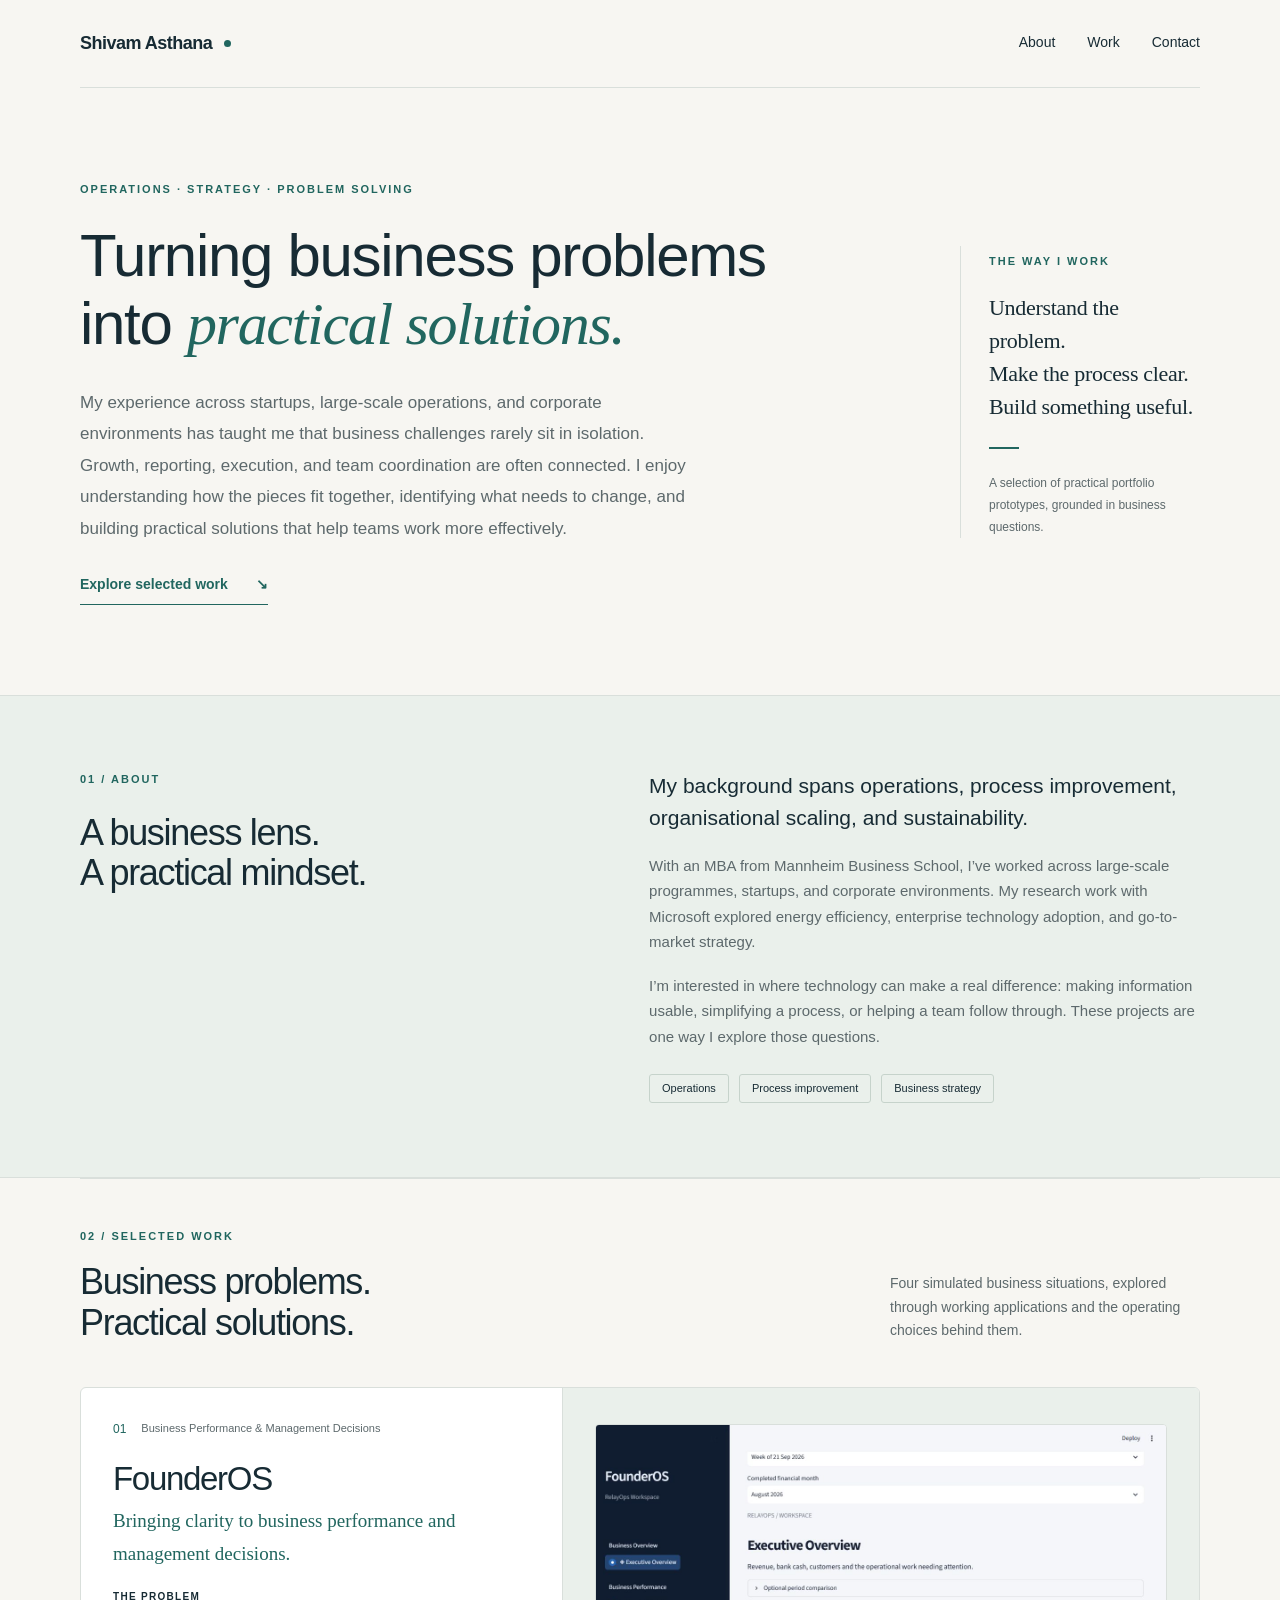
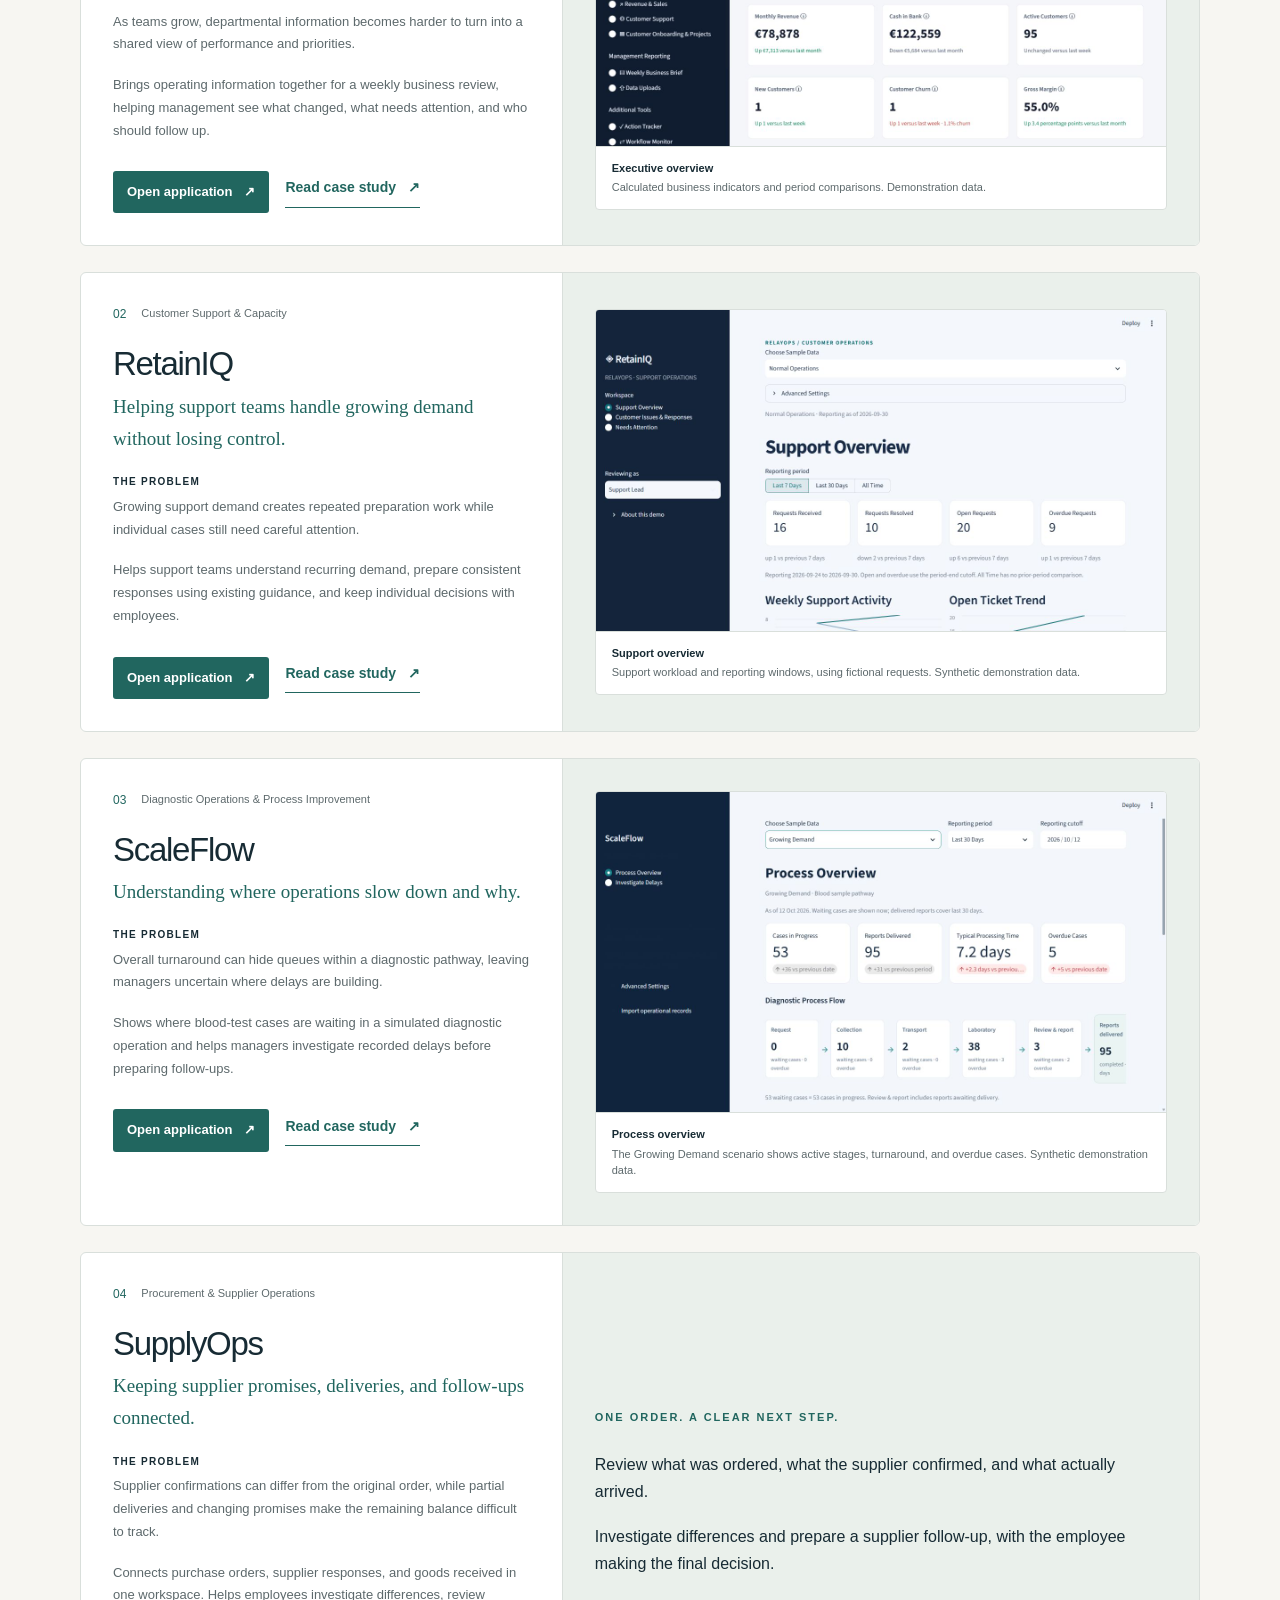
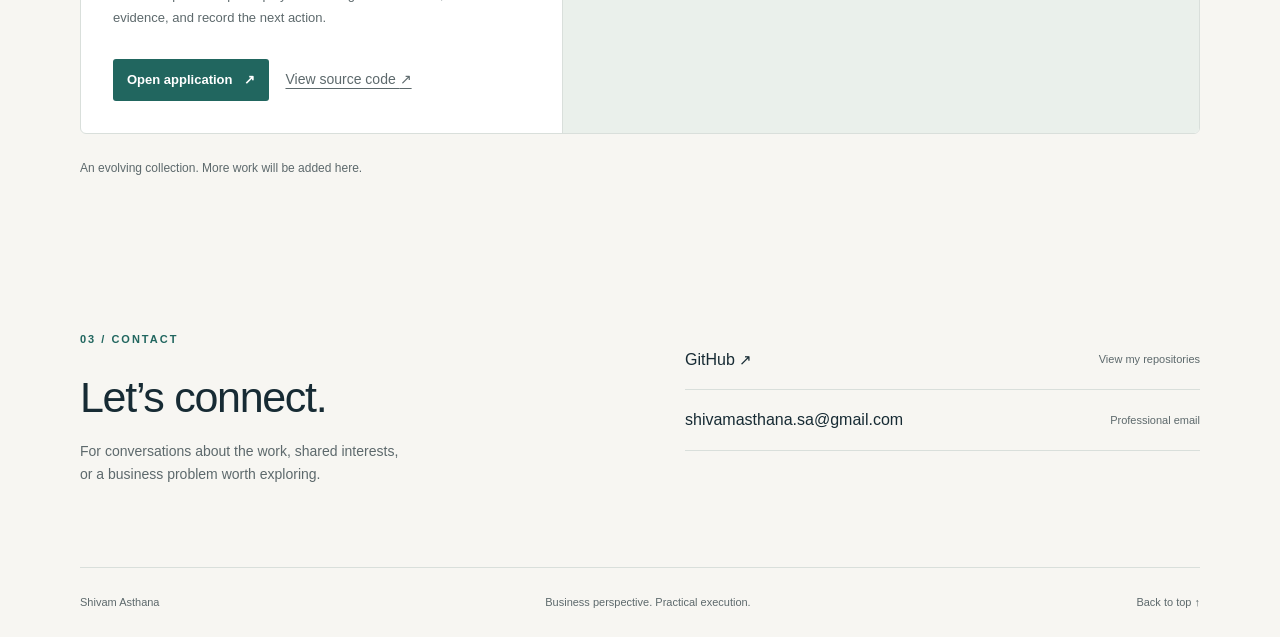
<file: index.html>
<!doctype html><html lang="en"><head><meta charset="utf-8"><meta name="viewport" content="width=device-width, initial-scale=1"><meta name="description" content="Operations, business strategy, and problem solving. Selected portfolio work by Shivam Asthana."><title>Shivam Asthana: Personal Portfolio</title><link rel="icon" href="assets/favicon.svg" type="image/svg+xml"><link rel="stylesheet" href="assets/styles.css"></head><body><a class="skip" href="#main">Skip to content</a><header class="header wrap"><a class="identity" href="index.html">Shivam Asthana<span class="identity-dot" aria-hidden="true"></span></a><nav aria-label="Main navigation"><a href="index.html#about">About</a><a href="index.html#work">Work</a><a href="index.html#contact">Contact</a></nav></header><main id="main">
<section class="hero wrap"><div><p class="eyebrow">Operations · Strategy · Problem Solving</p><h1>Turning business problems into <em>practical solutions.</em></h1><p class="intro">My experience across startups, large-scale operations, and corporate environments has taught me that business challenges rarely sit in isolation. Growth, reporting, execution, and team coordination are often connected. I enjoy understanding how the pieces fit together, identifying what needs to change, and building practical solutions that help teams work more effectively.</p><a class="text-link" href="#work">Explore selected work <span aria-hidden="true">↘</span></a></div><aside class="hero-note"><span class="mini-label">THE WAY I WORK</span><p>Understand the problem.<br>Make the process clear.<br>Build something useful.</p><span class="note-rule"></span><small>A selection of practical portfolio prototypes, grounded in business questions.</small></aside></section>
<section id="about" class="about"><div class="wrap about-grid"><div><p class="eyebrow">01 / About</p><h2>A business lens.<br>A practical mindset.</h2></div><div><p class="about-lead">My background spans operations, process improvement, organisational scaling, and sustainability.</p><p>With an MBA from Mannheim Business School, I’ve worked across large-scale programmes, startups, and corporate environments. My research work with Microsoft explored energy efficiency, enterprise technology adoption, and go-to-market strategy.</p><p>I’m interested in where technology can make a real difference: making information usable, simplifying a process, or helping a team follow through. These projects are one way I explore those questions.</p><div class="about-tags"><span>Operations</span><span>Process improvement</span><span>Business strategy</span></div></div></div></section>
<section id="work" class="work wrap"><div class="section-heading"><div><p class="eyebrow">02 / Selected work</p><h2>Business problems.<br>Practical solutions.</h2></div><p>Four simulated business situations, explored through working applications and the operating choices behind them.</p></div><div class="project-list"><article class="project-card"><div class="project-copy"><p class="project-index">01 <span>Business Performance & Management Decisions</span></p><h3><a href="founderos.html">FounderOS</a></h3><p class="project-tag">Bringing clarity to business performance and management decisions.</p><p class="problem"><span>The problem</span>As teams grow, departmental information becomes harder to turn into a shared view of performance and priorities.</p><p>Brings operating information together for a weekly business review, helping management see what changed, what needs attention, and who should follow up.</p><div class="project-actions"><a class="application-link" href="https://founder-portfolio.streamlit.app/" target="_blank" rel="noopener noreferrer">Open application <span aria-hidden="true">↗</span></a><a class="text-link" href="founderos.html">Read case study <span aria-hidden="true">↗</span></a></div></div><div class="card-preview"><figure class="preview "><a href="assets/founderos-overview.jpg" aria-label="Open full executive overview screenshot"><img width="1280" height="720" src="assets/founderos-overview.jpg" alt="FounderOS: Executive overview, actual application capture using fictional demonstration data" ></a><figcaption><strong>Executive overview</strong><span>Calculated business indicators and period comparisons. Demonstration data.</span></figcaption></figure></div></article><article class="project-card"><div class="project-copy"><p class="project-index">02 <span>Customer Support & Capacity</span></p><h3><a href="retainiq.html">RetainIQ</a></h3><p class="project-tag">Helping support teams handle growing demand without losing control.</p><p class="problem"><span>The problem</span>Growing support demand creates repeated preparation work while individual cases still need careful attention.</p><p>Helps support teams understand recurring demand, prepare consistent responses using existing guidance, and keep individual decisions with employees.</p><div class="project-actions"><a class="application-link" href="https://retainiqcus.streamlit.app/" target="_blank" rel="noopener noreferrer">Open application <span aria-hidden="true">↗</span></a><a class="text-link" href="retainiq.html">Read case study <span aria-hidden="true">↗</span></a></div></div><div class="card-preview"><figure class="preview"><a href="assets/retainiq-overview.jpg" aria-label="Open full support overview screenshot"><img width="1280" height="720" src="assets/retainiq-overview.jpg" alt="RetainIQ: Support overview, actual local application capture using synthetic demonstration data" loading="lazy"></a><figcaption><strong>Support overview</strong><span>Support workload and reporting windows, using fictional requests. Synthetic demonstration data.</span></figcaption></figure></div></article><article class="project-card"><div class="project-copy"><p class="project-index">03 <span>Diagnostic Operations & Process Improvement</span></p><h3><a href="scaleflow.html">ScaleFlow</a></h3><p class="project-tag">Understanding where operations slow down and why.</p><p class="problem"><span>The problem</span>Overall turnaround can hide queues within a diagnostic pathway, leaving managers uncertain where delays are building.</p><p>Shows where blood-test cases are waiting in a simulated diagnostic operation and helps managers investigate recorded delays before preparing follow-ups.</p><div class="project-actions"><a class="application-link" href="https://scaleflow.streamlit.app/" target="_blank" rel="noopener noreferrer">Open application <span aria-hidden="true">↗</span></a><a class="text-link" href="scaleflow.html">Read case study <span aria-hidden="true">↗</span></a></div></div><div class="card-preview"><figure class="preview"><a href="assets/scaleflow-overview.jpg" aria-label="Open full process overview screenshot"><img width="1280" height="720" src="assets/scaleflow-overview.jpg" alt="ScaleFlow: Process overview, actual local application capture using synthetic demonstration data" loading="lazy"></a><figcaption><strong>Process overview</strong><span>The Growing Demand scenario shows active stages, turnaround, and overdue cases. Synthetic demonstration data.</span></figcaption></figure></div></article><article class="project-card" id="supplyops"><div class="project-copy"><p class="project-index">04 <span>Procurement &amp; Supplier Operations</span></p><h3><a href="https://supplyops.streamlit.app/" target="_blank" rel="noopener noreferrer">SupplyOps</a></h3><p class="project-tag">Keeping supplier promises, deliveries, and follow-ups connected.</p><p class="problem"><span>The problem</span>Supplier confirmations can differ from the original order, while partial deliveries and changing promises make the remaining balance difficult to track.</p><p>Connects purchase orders, supplier responses, and goods received in one workspace. Helps employees investigate differences, review evidence, and record the next action.</p><div class="project-actions"><a class="application-link" href="https://supplyops.streamlit.app/" target="_blank" rel="noopener noreferrer">Open application <span aria-hidden="true">↗</span></a><a class="source-link" href="https://github.com/shivamasthanasa-14/Supplier-Confirmation-Agent" target="_blank" rel="noopener noreferrer">View source code <span aria-hidden="true">↗</span></a></div></div><div class="card-preview"><div><p class="eyebrow">One order. A clear next step.</p><p>Review what was ordered, what the supplier confirmed, and what actually arrived.</p><p>Investigate differences and prepare a supplier follow-up, with the employee making the final decision.</p></div></div></article></div><p class="future-note">An evolving collection. More work will be added here.</p></section>
<section id="contact" class="contact wrap"><div><p class="eyebrow">03 / Contact</p><h2>Let’s connect.</h2><p>For conversations about the work, shared interests,<br class="desktop-only"> or a business problem worth exploring.</p></div><div class="contact-list" aria-label="Contact links"><div><a href="https://github.com/shivamasthanasa-14" target="_blank" rel="noopener noreferrer">GitHub <span aria-hidden="true">↗</span></a><small>View my repositories</small></div><div><a href="mailto:shivamasthana.sa@gmail.com">shivamasthana.sa@gmail.com</a><small>Professional email</small></div></div></section></main><footer class="wrap footer"><span>Shivam Asthana</span><span>Business perspective. Practical execution.</span><a href="#main">Back to top ↑</a></footer></body></html>
</file>
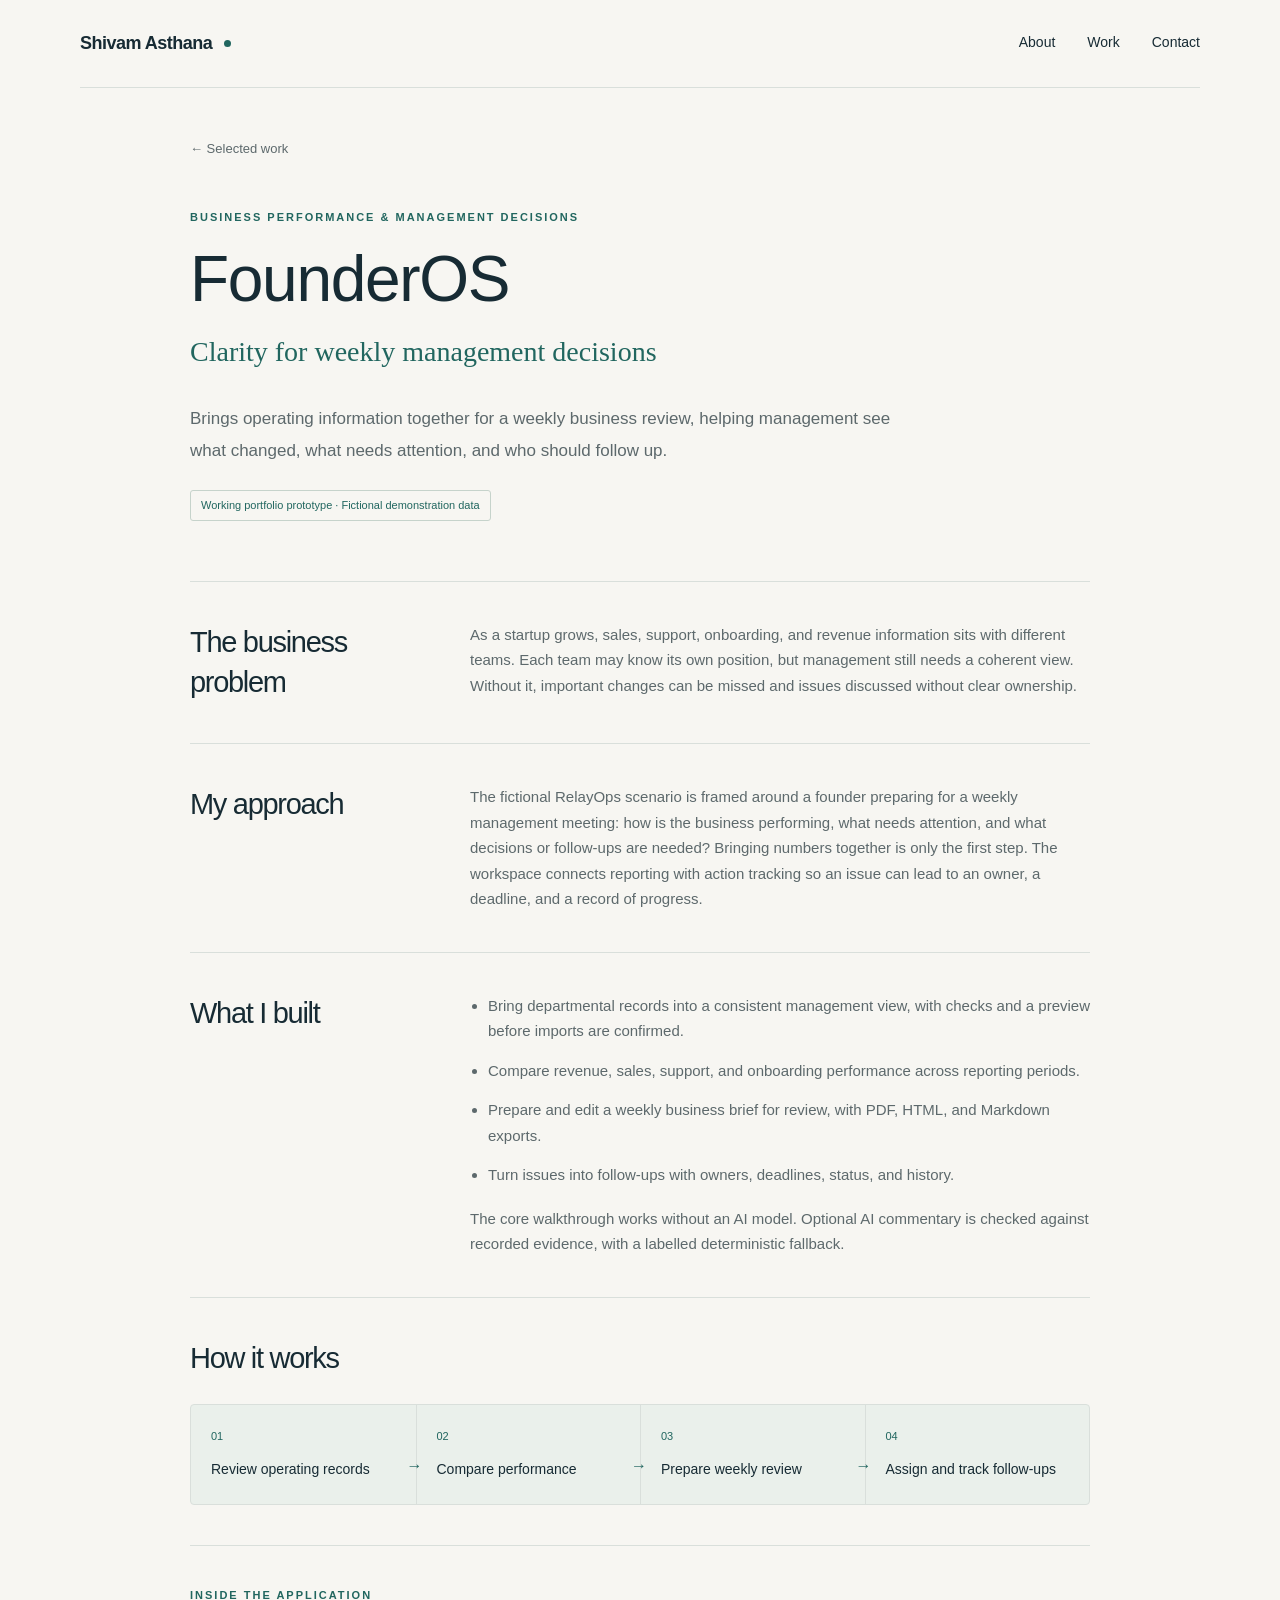
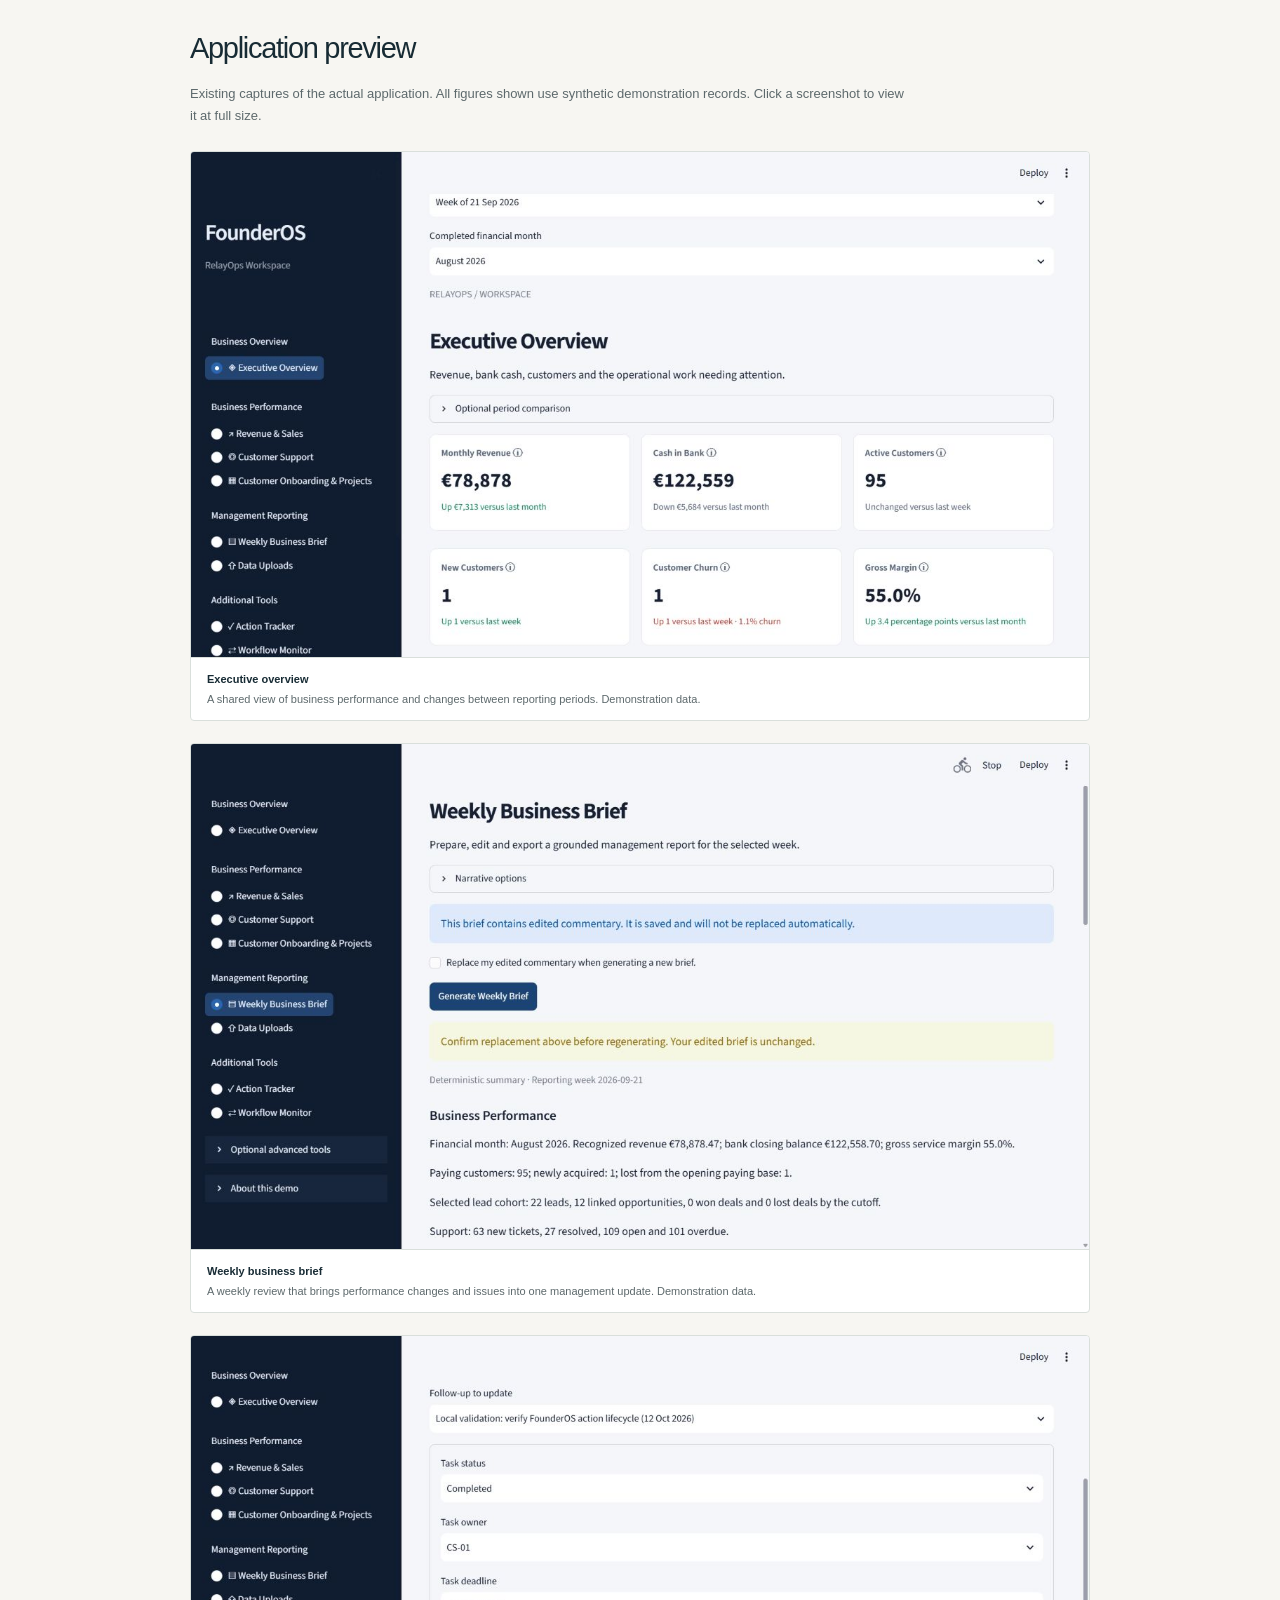
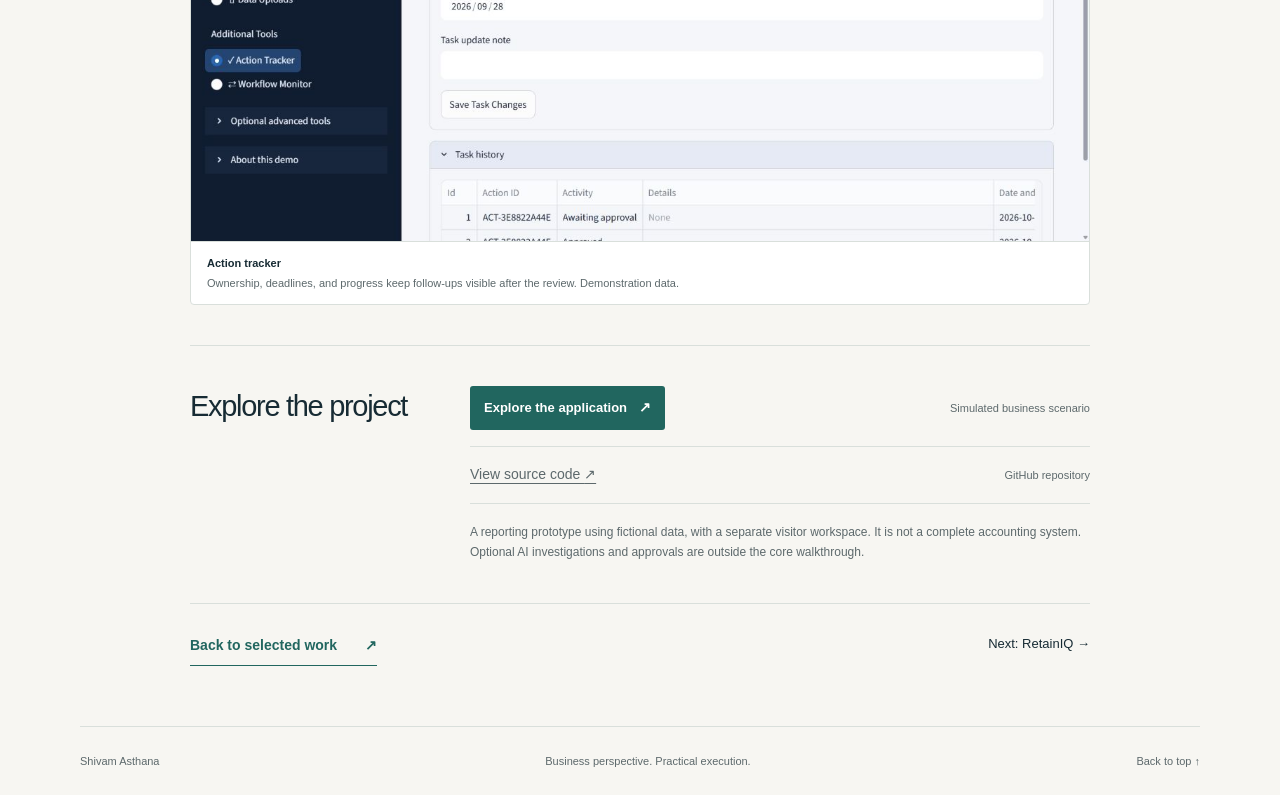
<file: founderos.html>
<!doctype html><html lang="en"><head><meta charset="utf-8"><meta name="viewport" content="width=device-width, initial-scale=1"><meta name="description" content="Brings operating information together for a weekly business review, helping management see what changed, what needs attention, and who should follow up."><title>FounderOS: Shivam Asthana</title><link rel="icon" href="assets/favicon.svg" type="image/svg+xml"><link rel="stylesheet" href="assets/styles.css"></head><body><a class="skip" href="#main">Skip to content</a><header class="header wrap"><a class="identity" href="index.html">Shivam Asthana<span class="identity-dot" aria-hidden="true"></span></a><nav aria-label="Main navigation"><a href="index.html#about">About</a><a href="index.html#work">Work</a><a href="index.html#contact">Contact</a></nav></header><main id="main">
<section class="case-hero wrap"><a class="back-link" href="index.html#work">← Selected work</a><p class="eyebrow">Business Performance & Management Decisions</p><h1>FounderOS</h1><p class="case-subtitle">Clarity for weekly management decisions</p><p class="intro">Brings operating information together for a weekly business review, helping management see what changed, what needs attention, and who should follow up.</p><span class="status">Working portfolio prototype · Fictional demonstration data</span></section>
<div class="wrap case-body"><section class="case-section two-col"><h2>The business problem</h2><div><p>As a startup grows, sales, support, onboarding, and revenue information sits with different teams. Each team may know its own position, but management still needs a coherent view. Without it, important changes can be missed and issues discussed without clear ownership.</p></div></section><section class="case-section two-col"><h2>My approach</h2><div><p>The fictional RelayOps scenario is framed around a founder preparing for a weekly management meeting: how is the business performing, what needs attention, and what decisions or follow-ups are needed? Bringing numbers together is only the first step. The workspace connects reporting with action tracking so an issue can lead to an owner, a deadline, and a record of progress.</p></div></section><section class="case-section two-col"><h2>What I built</h2><div><ul class="capabilities"><li>Bring departmental records into a consistent management view, with checks and a preview before imports are confirmed.</li><li>Compare revenue, sales, support, and onboarding performance across reporting periods.</li><li>Prepare and edit a weekly business brief for review, with PDF, HTML, and Markdown exports.</li><li>Turn issues into follow-ups with owners, deadlines, status, and history.</li></ul><p>The core walkthrough works without an AI model. Optional AI commentary is checked against recorded evidence, with a labelled deterministic fallback.</p></div></section><section class="case-section"><h2>How it works</h2><ol class="process "><li><span>01</span><strong>Review operating records</strong><b aria-hidden="true">→</b></li><li><span>02</span><strong>Compare performance</strong><b aria-hidden="true">→</b></li><li><span>03</span><strong>Prepare weekly review</strong><b aria-hidden="true">→</b></li><li><span>04</span><strong>Assign and track follow-ups</strong></li></ol></section><section class="case-section"><p class="eyebrow">Inside the application</p><h2>Application preview</h2><p class="preview-note">Existing captures of the actual application. All figures shown use synthetic demonstration records. Click a screenshot to view it at full size.</p><div class="gallery"><figure class="preview "><a href="assets/founderos-overview.jpg" aria-label="Open full executive overview screenshot"><img width="1280" height="720" src="assets/founderos-overview.jpg" alt="FounderOS: Executive overview, actual application capture using fictional demonstration data" ></a><figcaption><strong>Executive overview</strong><span>A shared view of business performance and changes between reporting periods. Demonstration data.</span></figcaption></figure><figure class="preview "><a href="assets/founderos-brief.jpg" aria-label="Open full weekly business brief screenshot"><img width="1280" height="720" src="assets/founderos-brief.jpg" alt="FounderOS: Weekly business brief, actual application capture using fictional demonstration data" loading="lazy"></a><figcaption><strong>Weekly business brief</strong><span>A weekly review that brings performance changes and issues into one management update. Demonstration data.</span></figcaption></figure><figure class="preview "><a href="assets/founderos-actions.jpg" aria-label="Open full action tracker screenshot"><img width="1280" height="720" src="assets/founderos-actions.jpg" alt="FounderOS: Action tracker, actual application capture using fictional demonstration data" loading="lazy"></a><figcaption><strong>Action tracker</strong><span>Ownership, deadlines, and progress keep follow-ups visible after the review. Demonstration data.</span></figcaption></figure></div></section><section class="case-section two-col"><h2>Explore the project</h2><div class="explore"><div><a class="application-link" href="https://founder-portfolio.streamlit.app/" target="_blank" rel="noopener noreferrer">Explore the application <span aria-hidden="true">↗</span></a><small>Simulated business scenario</small></div><div><a class="source-link" href="https://github.com/shivamasthanasa-14/FounderOS" target="_blank" rel="noopener noreferrer">View source code <span aria-hidden="true">↗</span></a><small>GitHub repository</small></div><p>A reporting prototype using fictional data, with a separate visitor workspace. It is not a complete accounting system. Optional AI investigations and approvals are outside the core walkthrough.</p></div></section><div class="case-end"><a class="text-link" href="index.html#work">Back to selected work <span>↗</span></a><a href="retainiq.html">Next: RetainIQ →</a></div></div></main><footer class="wrap footer"><span>Shivam Asthana</span><span>Business perspective. Practical execution.</span><a href="#main">Back to top ↑</a></footer></body></html>
</file>
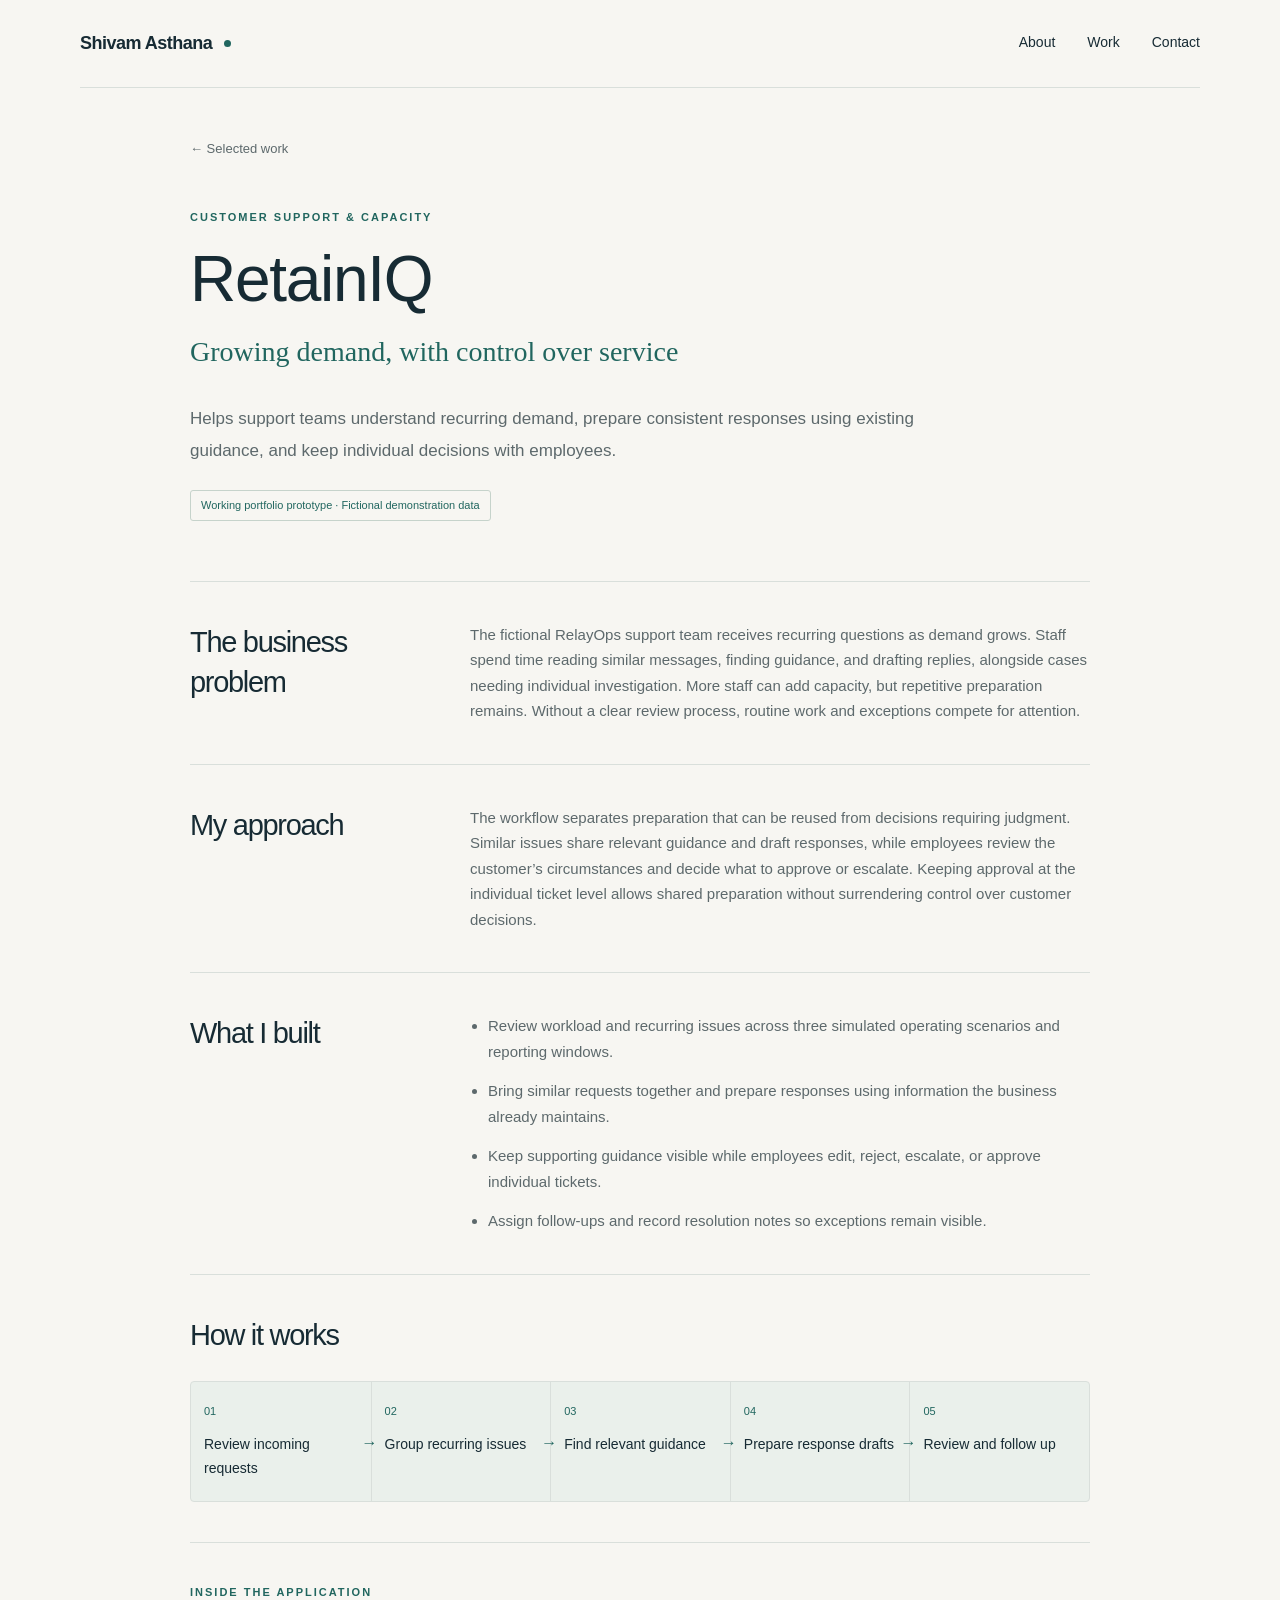
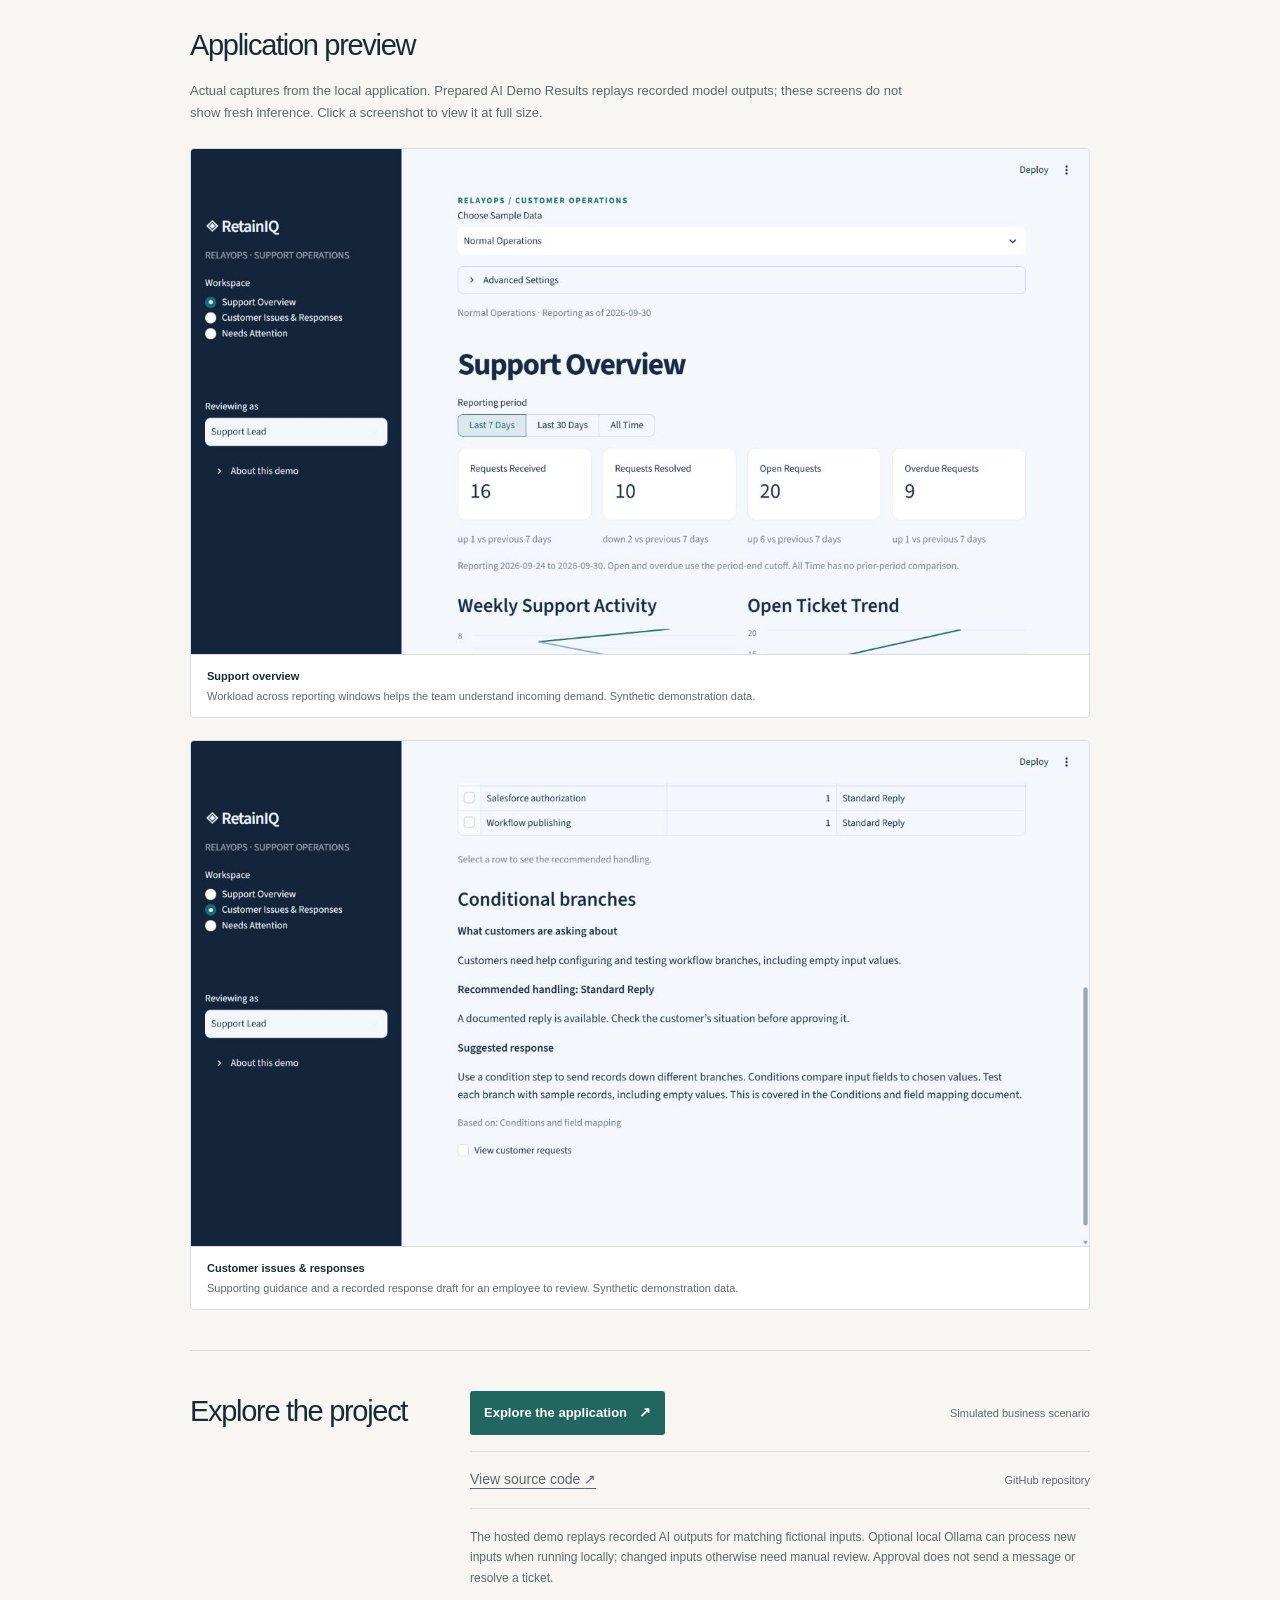
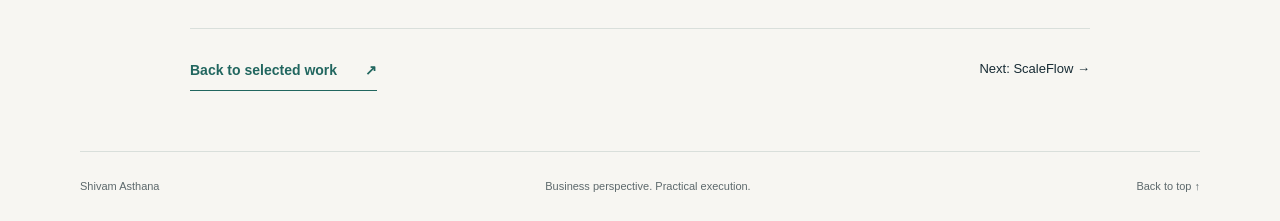
<file: retainiq.html>
<!doctype html><html lang="en"><head><meta charset="utf-8"><meta name="viewport" content="width=device-width, initial-scale=1"><meta name="description" content="Helps support teams understand recurring demand, prepare consistent responses using existing guidance, and keep individual decisions with employees."><title>RetainIQ: Shivam Asthana</title><link rel="icon" href="assets/favicon.svg" type="image/svg+xml"><link rel="stylesheet" href="assets/styles.css"></head><body><a class="skip" href="#main">Skip to content</a><header class="header wrap"><a class="identity" href="index.html">Shivam Asthana<span class="identity-dot" aria-hidden="true"></span></a><nav aria-label="Main navigation"><a href="index.html#about">About</a><a href="index.html#work">Work</a><a href="index.html#contact">Contact</a></nav></header><main id="main">
<section class="case-hero wrap"><a class="back-link" href="index.html#work">← Selected work</a><p class="eyebrow">Customer Support & Capacity</p><h1>RetainIQ</h1><p class="case-subtitle">Growing demand, with control over service</p><p class="intro">Helps support teams understand recurring demand, prepare consistent responses using existing guidance, and keep individual decisions with employees.</p><span class="status">Working portfolio prototype · Fictional demonstration data</span></section>
<div class="wrap case-body"><section class="case-section two-col"><h2>The business problem</h2><div><p>The fictional RelayOps support team receives recurring questions as demand grows. Staff spend time reading similar messages, finding guidance, and drafting replies, alongside cases needing individual investigation. More staff can add capacity, but repetitive preparation remains. Without a clear review process, routine work and exceptions compete for attention.</p></div></section><section class="case-section two-col"><h2>My approach</h2><div><p>The workflow separates preparation that can be reused from decisions requiring judgment. Similar issues share relevant guidance and draft responses, while employees review the customer’s circumstances and decide what to approve or escalate. Keeping approval at the individual ticket level allows shared preparation without surrendering control over customer decisions.</p></div></section><section class="case-section two-col"><h2>What I built</h2><div><ul class="capabilities"><li>Review workload and recurring issues across three simulated operating scenarios and reporting windows.</li><li>Bring similar requests together and prepare responses using information the business already maintains.</li><li>Keep supporting guidance visible while employees edit, reject, escalate, or approve individual tickets.</li><li>Assign follow-ups and record resolution notes so exceptions remain visible.</li></ul></div></section><section class="case-section"><h2>How it works</h2><ol class="process process-support"><li><span>01</span><strong>Review incoming requests</strong><b aria-hidden="true">→</b></li><li><span>02</span><strong>Group recurring issues</strong><b aria-hidden="true">→</b></li><li><span>03</span><strong>Find relevant guidance</strong><b aria-hidden="true">→</b></li><li><span>04</span><strong>Prepare response drafts</strong><b aria-hidden="true">→</b></li><li><span>05</span><strong>Review and follow up</strong></li></ol></section><section class="case-section"><p class="eyebrow">Inside the application</p><h2>Application preview</h2><p class="preview-note">Actual captures from the local application. Prepared AI Demo Results replays recorded model outputs; these screens do not show fresh inference. Click a screenshot to view it at full size.</p><div class="gallery"><figure class="preview"><a href="assets/retainiq-overview.jpg" aria-label="Open full support overview screenshot"><img width="1280" height="720" src="assets/retainiq-overview.jpg" alt="RetainIQ: Support overview, actual local application capture using synthetic demonstration data" loading="lazy"></a><figcaption><strong>Support overview</strong><span>Workload across reporting windows helps the team understand incoming demand. Synthetic demonstration data.</span></figcaption></figure><figure class="preview"><a href="assets/retainiq-response-review.jpg" aria-label="Open full customer issues & responses screenshot"><img width="1280" height="720" src="assets/retainiq-response-review.jpg" alt="RetainIQ: Customer issues & responses, actual local application capture using synthetic demonstration data" loading="lazy"></a><figcaption><strong>Customer issues & responses</strong><span>Supporting guidance and a recorded response draft for an employee to review. Synthetic demonstration data.</span></figcaption></figure></div></section><section class="case-section two-col"><h2>Explore the project</h2><div class="explore"><div><a class="application-link" href="https://retainiqcus.streamlit.app/" target="_blank" rel="noopener noreferrer">Explore the application <span aria-hidden="true">↗</span></a><small>Simulated business scenario</small></div><div><a class="source-link" href="https://github.com/shivamasthanasa-14/RetainIQ" target="_blank" rel="noopener noreferrer">View source code <span aria-hidden="true">↗</span></a><small>GitHub repository</small></div><p>The hosted demo replays recorded AI outputs for matching fictional inputs. Optional local Ollama can process new inputs when running locally; changed inputs otherwise need manual review. Approval does not send a message or resolve a ticket.</p></div></section><div class="case-end"><a class="text-link" href="index.html#work">Back to selected work <span>↗</span></a><a href="scaleflow.html">Next: ScaleFlow →</a></div></div></main><footer class="wrap footer"><span>Shivam Asthana</span><span>Business perspective. Practical execution.</span><a href="#main">Back to top ↑</a></footer></body></html>
</file>
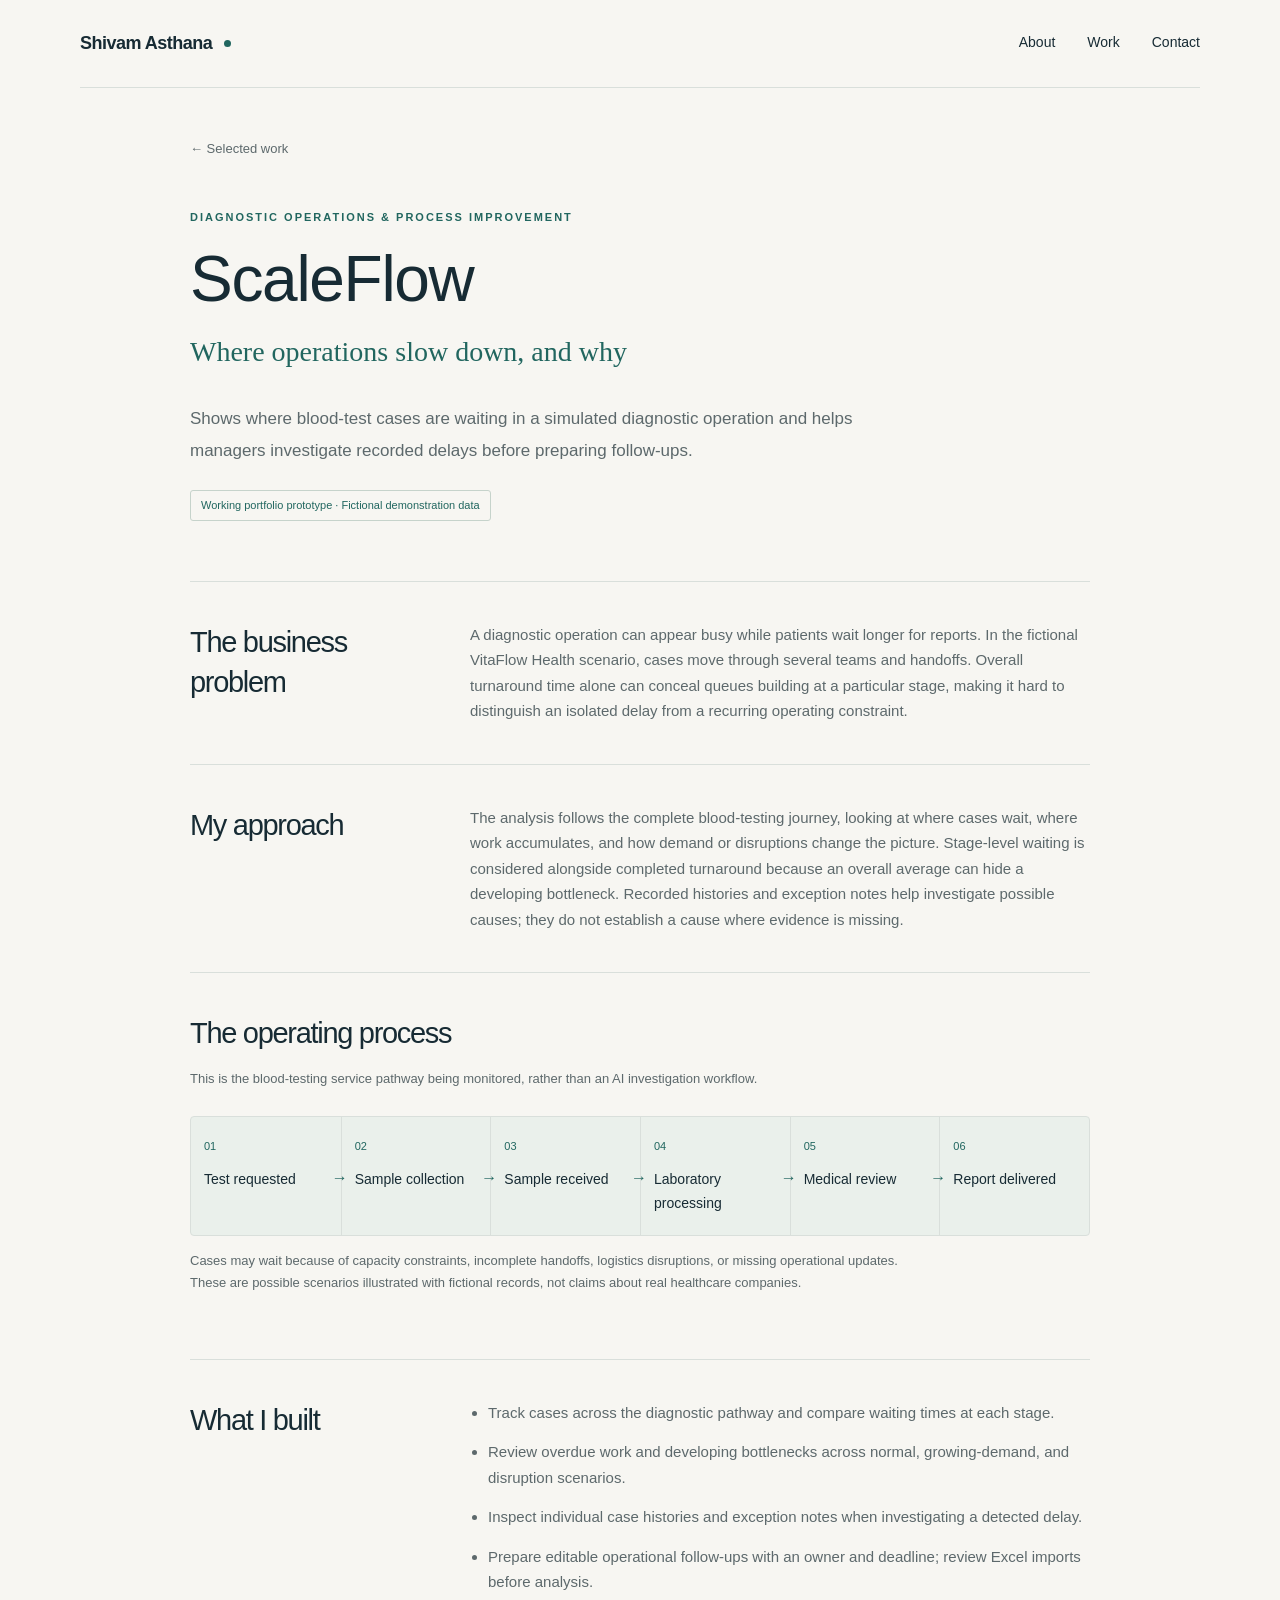
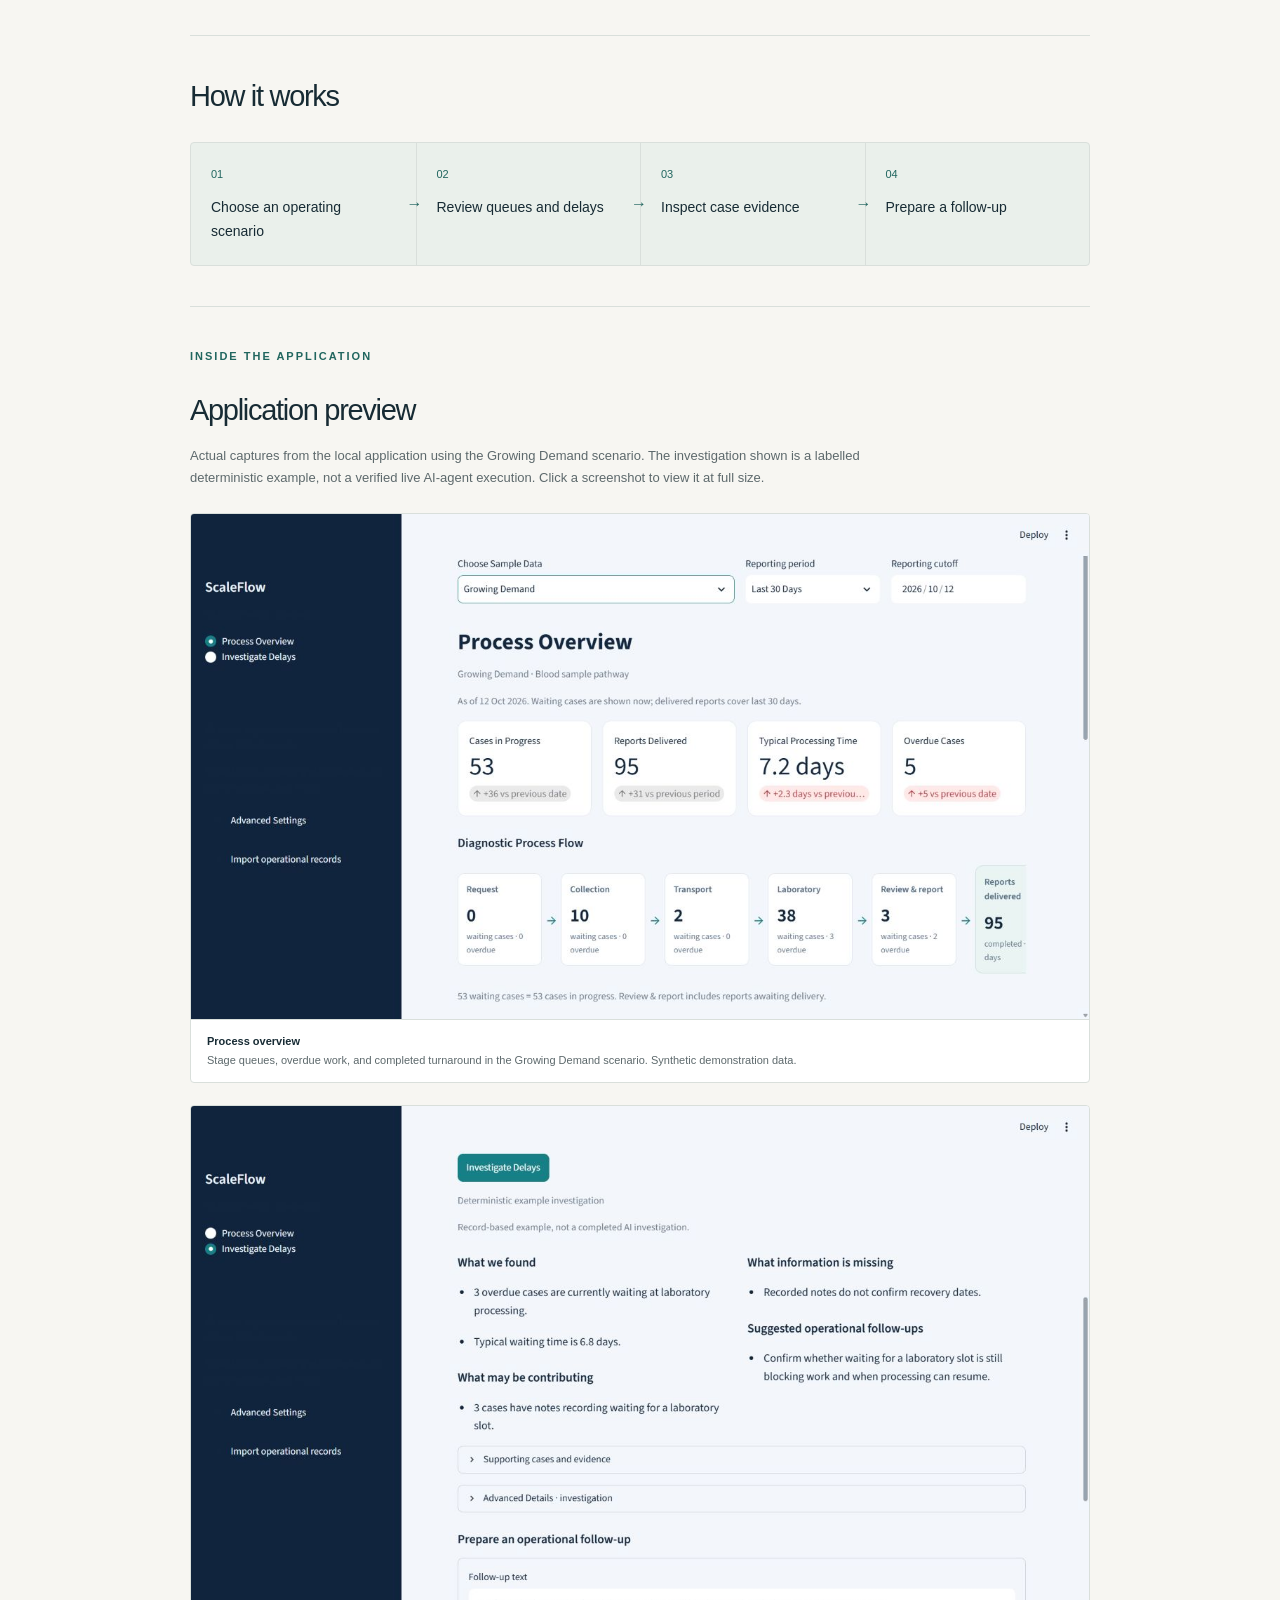
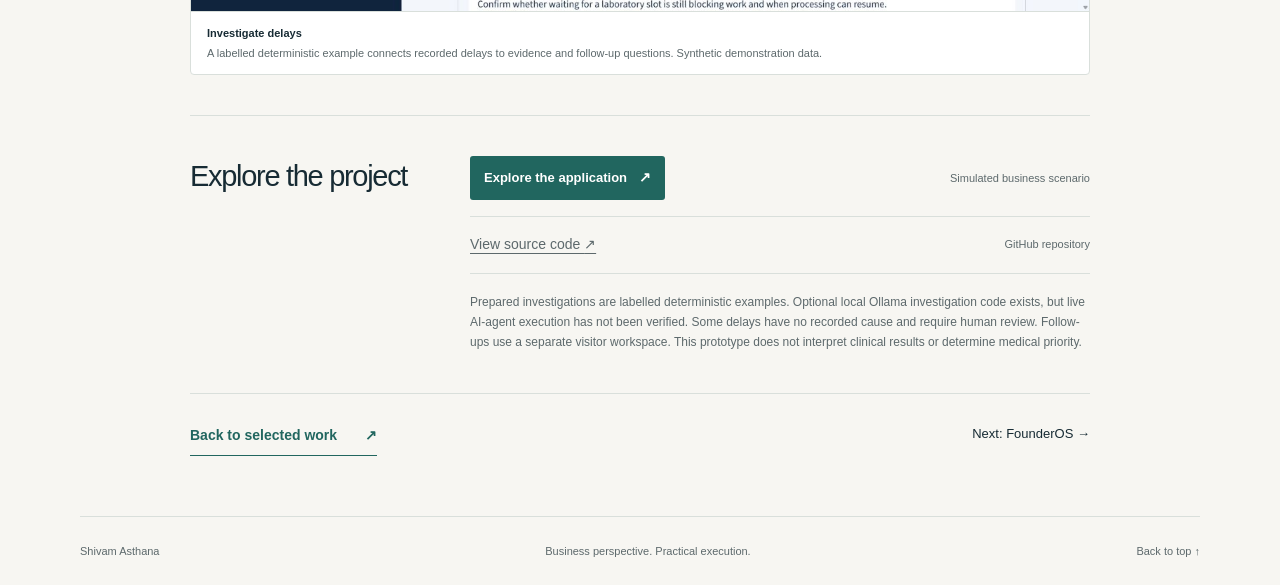
<file: scaleflow.html>
<!doctype html><html lang="en"><head><meta charset="utf-8"><meta name="viewport" content="width=device-width, initial-scale=1"><meta name="description" content="Shows where blood-test cases are waiting in a simulated diagnostic operation and helps managers investigate recorded delays before preparing follow-ups."><title>ScaleFlow: Shivam Asthana</title><link rel="icon" href="assets/favicon.svg" type="image/svg+xml"><link rel="stylesheet" href="assets/styles.css"></head><body><a class="skip" href="#main">Skip to content</a><header class="header wrap"><a class="identity" href="index.html">Shivam Asthana<span class="identity-dot" aria-hidden="true"></span></a><nav aria-label="Main navigation"><a href="index.html#about">About</a><a href="index.html#work">Work</a><a href="index.html#contact">Contact</a></nav></header><main id="main">
<section class="case-hero wrap"><a class="back-link" href="index.html#work">← Selected work</a><p class="eyebrow">Diagnostic Operations & Process Improvement</p><h1>ScaleFlow</h1><p class="case-subtitle">Where operations slow down, and why</p><p class="intro">Shows where blood-test cases are waiting in a simulated diagnostic operation and helps managers investigate recorded delays before preparing follow-ups.</p><span class="status">Working portfolio prototype · Fictional demonstration data</span></section>
<div class="wrap case-body"><section class="case-section two-col"><h2>The business problem</h2><div><p>A diagnostic operation can appear busy while patients wait longer for reports. In the fictional VitaFlow Health scenario, cases move through several teams and handoffs. Overall turnaround time alone can conceal queues building at a particular stage, making it hard to distinguish an isolated delay from a recurring operating constraint.</p></div></section><section class="case-section two-col"><h2>My approach</h2><div><p>The analysis follows the complete blood-testing journey, looking at where cases wait, where work accumulates, and how demand or disruptions change the picture. Stage-level waiting is considered alongside completed turnaround because an overall average can hide a developing bottleneck. Recorded histories and exception notes help investigate possible causes; they do not establish a cause where evidence is missing.</p></div></section><section class="case-section"><h2>The operating process</h2><p class="preview-note">This is the blood-testing service pathway being monitored, rather than an AI investigation workflow.</p><ol class="process process-diagnostics"><li><span>01</span><strong>Test requested</strong><b aria-hidden="true">→</b></li><li><span>02</span><strong>Sample collection</strong><b aria-hidden="true">→</b></li><li><span>03</span><strong>Sample received</strong><b aria-hidden="true">→</b></li><li><span>04</span><strong>Laboratory processing</strong><b aria-hidden="true">→</b></li><li><span>05</span><strong>Medical review</strong><b aria-hidden="true">→</b></li><li><span>06</span><strong>Report delivered</strong></li></ol><p class="preview-note">Cases may wait because of capacity constraints, incomplete handoffs, logistics disruptions, or missing operational updates. These are possible scenarios illustrated with fictional records, not claims about real healthcare companies.</p></section><section class="case-section two-col"><h2>What I built</h2><div><ul class="capabilities"><li>Track cases across the diagnostic pathway and compare waiting times at each stage.</li><li>Review overdue work and developing bottlenecks across normal, growing-demand, and disruption scenarios.</li><li>Inspect individual case histories and exception notes when investigating a detected delay.</li><li>Prepare editable operational follow-ups with an owner and deadline; review Excel imports before analysis.</li></ul></div></section><section class="case-section"><h2>How it works</h2><ol class="process "><li><span>01</span><strong>Choose an operating scenario</strong><b aria-hidden="true">→</b></li><li><span>02</span><strong>Review queues and delays</strong><b aria-hidden="true">→</b></li><li><span>03</span><strong>Inspect case evidence</strong><b aria-hidden="true">→</b></li><li><span>04</span><strong>Prepare a follow-up</strong></li></ol></section><section class="case-section"><p class="eyebrow">Inside the application</p><h2>Application preview</h2><p class="preview-note">Actual captures from the local application using the Growing Demand scenario. The investigation shown is a labelled deterministic example, not a verified live AI-agent execution. Click a screenshot to view it at full size.</p><div class="gallery"><figure class="preview"><a href="assets/scaleflow-overview.jpg" aria-label="Open full process overview screenshot"><img width="1280" height="720" src="assets/scaleflow-overview.jpg" alt="ScaleFlow: Process overview, actual local application capture using synthetic demonstration data" loading="lazy"></a><figcaption><strong>Process overview</strong><span>Stage queues, overdue work, and completed turnaround in the Growing Demand scenario. Synthetic demonstration data.</span></figcaption></figure><figure class="preview"><a href="assets/scaleflow-investigation.jpg" aria-label="Open full investigate delays screenshot"><img width="1280" height="720" src="assets/scaleflow-investigation.jpg" alt="ScaleFlow: Investigate delays, actual local application capture using synthetic demonstration data" loading="lazy"></a><figcaption><strong>Investigate delays</strong><span>A labelled deterministic example connects recorded delays to evidence and follow-up questions. Synthetic demonstration data.</span></figcaption></figure></div></section><section class="case-section two-col"><h2>Explore the project</h2><div class="explore"><div><a class="application-link" href="https://scaleflow.streamlit.app/" target="_blank" rel="noopener noreferrer">Explore the application <span aria-hidden="true">↗</span></a><small>Simulated business scenario</small></div><div><a class="source-link" href="https://github.com/shivamasthanasa-14/ScaleFlow" target="_blank" rel="noopener noreferrer">View source code <span aria-hidden="true">↗</span></a><small>GitHub repository</small></div><p>Prepared investigations are labelled deterministic examples. Optional local Ollama investigation code exists, but live AI-agent execution has not been verified. Some delays have no recorded cause and require human review. Follow-ups use a separate visitor workspace. This prototype does not interpret clinical results or determine medical priority.</p></div></section><div class="case-end"><a class="text-link" href="index.html#work">Back to selected work <span>↗</span></a><a href="founderos.html">Next: FounderOS →</a></div></div></main><footer class="wrap footer"><span>Shivam Asthana</span><span>Business perspective. Practical execution.</span><a href="#main">Back to top ↑</a></footer></body></html>
</file>
<file: assets/styles.css>
:root{--paper:#f7f6f2;--ink:#172b34;--muted:#5d696c;--teal:#21665f;--line:#d9dfdb;--wash:#eaf0eb}*{box-sizing:border-box}html{scroll-behavior:smooth;scroll-padding-top:24px}body{margin:0;background:var(--paper);color:var(--ink);font-family:Arial,Helvetica,sans-serif;font-size:16px;line-height:1.7}a{color:inherit;text-decoration:none}a:hover{color:var(--teal)}a:focus-visible{outline:2px solid var(--teal);outline-offset:6px}img{display:block;max-width:100%;height:auto}p,h1,h2,h3,figure{margin:0}p+p{margin-top:18px}.wrap{width:min(1120px,calc(100% - 96px));margin-inline:auto}.header{display:flex;align-items:center;justify-content:space-between;padding:28px 0;border-bottom:1px solid var(--line)}.identity{font-size:18px;font-weight:600;letter-spacing:-.5px;display:flex;align-items:center;gap:12px}.identity-dot{width:7px;height:7px;background:var(--teal);border-radius:50%}nav{display:flex;gap:32px;font-size:14px}.hero{padding:92px 0 90px;display:grid;grid-template-columns:1fr 240px;gap:100px;align-items:center}.eyebrow,.mini-label{font-size:11px;text-transform:uppercase;letter-spacing:2px;font-weight:600;color:var(--teal);margin-bottom:24px}h1,h2,h3{line-height:1.13;letter-spacing:-1.3px;font-weight:500}h1{font-size:clamp(38px,4.8vw,60px);max-width:740px}h1 em{font-family:Georgia,'Times New Roman',serif;font-weight:400;color:var(--teal)}.intro{font-size:17px;color:var(--muted);max-width:610px;margin-top:28px;line-height:1.85}.text-link{display:inline-flex;gap:28px;align-items:center;color:var(--teal);font-size:14px;font-weight:600;border-bottom:1px solid var(--teal);padding-bottom:7px;margin-top:29px;transition:gap .2s}.text-link:hover{gap:36px}.hero-note{border-left:1px solid var(--line);padding-left:28px;align-self:center}.hero-note p{font-family:Georgia,serif;font-size:22px;line-height:1.5;margin-top:18px;letter-spacing:-.3px}.hero-note small{color:var(--muted);font-size:12px;line-height:1.8;display:block}.note-rule{display:block;width:30px;height:2px;background:var(--teal);margin:24px 0}.work{padding:48px 0 72px;border-top:1px solid var(--line)}.section-heading{display:flex;justify-content:space-between;gap:40px;align-items:end;margin-bottom:44px}h2{font-size:36px}.section-heading .eyebrow{margin-bottom:16px}.section-heading>p{max-width:310px;font-size:14px;color:var(--muted)}.project-list{display:grid;gap:26px}.project-card{border:1px solid var(--line);border-radius:6px;overflow:hidden;display:grid;grid-template-columns:43% 57%;background:#fff;transition:border-color .2s,box-shadow .2s}.project-card:hover{border-color:#9bb5aa;box-shadow:0 7px 22px #183e3210}.project-copy{padding:32px}.project-index{display:flex;gap:15px;color:var(--teal);font-size:12px;line-height:1.5;margin-bottom:22px}.project-index span{color:var(--muted);font-size:11px}.project-copy h3{font-size:33px}.project-tag{font-family:Georgia,serif;color:var(--teal);font-size:19px;margin-top:8px}.project-copy>p:not(.project-index):not(.project-tag){font-size:13px;color:var(--muted);line-height:1.75;margin-top:18px}.problem span{display:block;text-transform:uppercase;letter-spacing:1.3px;color:var(--ink);font-size:10px;font-weight:bold;margin-bottom:5px}.card-preview{padding:32px;display:flex;align-items:center;background:var(--wash);border-left:1px solid var(--line)}.preview{width:100%;overflow:hidden;border-radius:4px;border:1px solid var(--line);background:white}.preview img{width:100%}.preview a{display:block}.preview figcaption{padding:13px 16px;font-size:11px;line-height:1.5;border-top:1px solid var(--line)}figcaption strong{display:block;font-weight:600;color:var(--ink)}figcaption span{display:block;color:var(--muted);margin-top:3px}.placeholder{min-height:235px;padding:30px;display:flex;align-items:center;justify-content:center;flex-direction:column;background:#f0f3ee;color:var(--teal);text-align:center}.placeholder-mark{width:52px;height:52px;border:1px solid #b6cbc1;border-radius:12px;display:grid;place-items:center;font:30px Georgia,serif;margin-bottom:20px}.placeholder>span:not(.placeholder-mark){font-size:15px}.placeholder small{font-size:11px;letter-spacing:.3px;color:var(--muted);margin-top:8px}.future-note{font-size:12px;color:var(--muted);margin-top:24px}.about{background:#eaf0eb;border-block:1px solid var(--line);padding:74px 0}.about-grid{display:grid;grid-template-columns:1fr 1.15fr;gap:90px}.about p:not(.eyebrow){color:var(--muted);font-size:15px}.about .about-lead{font-size:21px!important;color:var(--ink)!important;line-height:1.55}.about-tags{display:flex;gap:10px;flex-wrap:wrap;margin-top:25px}.about-tags span{border:1px solid #c6d3cb;padding:4px 12px;font-size:11px;border-radius:3px}.contact{padding:80px 0;display:grid;grid-template-columns:1fr 1fr;gap:90px}.contact h2{font-size:43px}.contact p:not(.eyebrow){color:var(--muted);font-size:14px;margin-top:18px}.contact-list div,.explore>div{border-bottom:1px solid var(--line);padding:16px 0;display:flex;justify-content:space-between;gap:18px;align-items:center}.contact-list span{font-size:15px}.contact-list small,.explore small{font-size:11px;color:var(--muted)}.footer{border-top:1px solid var(--line);padding:25px 0;display:flex;justify-content:space-between;gap:24px;font-size:11px;color:var(--muted)}.skip{position:absolute;top:-100px;left:20px;background:white;padding:10px;z-index:10}.skip:focus{top:10px}.case-hero{padding:46px 0 60px;max-width:900px}.back-link{font-size:13px;color:var(--muted);display:inline-block;margin-bottom:48px}.case-hero .eyebrow{margin-bottom:17px}.case-hero h1{font-size:64px}.case-subtitle{font-family:Georgia,serif;font-size:28px;color:var(--teal);margin-top:12px}.case-hero .intro{max-width:730px}.status{display:inline-block;margin-top:24px;font-size:11px;color:var(--teal);padding:5px 10px;border:1px solid #c6d3cb;border-radius:3px}.case-body{max-width:900px}.case-section{border-top:1px solid var(--line);padding:40px 0}.case-section h2{font-size:29px;line-height:1.4}.case-section>h2{max-width:800px}.two-col{display:grid;grid-template-columns:230px 1fr;gap:50px}.two-col p,.capabilities{font-size:15px;color:var(--muted)}.capabilities{margin:0;padding-left:18px}.capabilities li+li{margin-top:14px}.process{list-style:none;padding:0;display:grid;grid-template-columns:repeat(4,1fr);margin:26px 0 0;background:var(--wash);border:1px solid var(--line);border-radius:4px}.process li{position:relative;padding:22px 20px}.process li+li{border-left:1px solid var(--line)}.process span{font-size:11px;color:var(--teal);display:block;margin-bottom:12px}.process strong{font-size:14px;font-weight:500;display:block}.process b{position:absolute;right:-7px;top:47px;font-weight:400;color:var(--teal);z-index:1}.preview-note{font-size:13px;color:var(--muted);margin:14px 0 24px;max-width:720px}.gallery{display:grid;gap:22px}.gallery .placeholder{min-height:300px}.gallery .portrait{max-width:430px;margin:auto}.gallery .portrait img{max-height:580px;object-fit:contain;background:#f2f4f8}.scope-note{border-left:2px solid #9bb8aa;padding-left:20px;margin-top:26px}.scope-note h3{font-size:15px;letter-spacing:0;margin-bottom:10px}.scope-note p{font-size:13px}.explore>div:first-child{padding-top:0}.explore span{font-size:14px}.explore p{font-size:12px;color:var(--muted);margin-top:18px}.case-end{display:flex;justify-content:space-between;align-items:center;border-top:1px solid var(--line);padding:18px 0 60px;gap:20px}.case-end>a:last-child{font-size:13px}.case-end .text-link{margin-top:12px}@media(min-width:1500px){.hero{padding-block:110px}}@media(max-width:900px){.wrap{width:calc(100% - 56px)}.hero{gap:35px;grid-template-columns:1fr 210px;padding-block:65px}.hero-note p{font-size:19px}.project-copy{padding:24px}.card-preview{padding:20px}.about-grid,.contact{gap:45px}.project-card{grid-template-columns:1fr 1fr}.two-col{grid-template-columns:180px 1fr;gap:30px}}@media(max-width:650px){.wrap{width:calc(100% - 40px)}.header{padding:21px 0}.identity{font-size:15px;gap:7px}nav{gap:17px;font-size:12px}.hero{display:block;padding:48px 0}.hero h1{font-size:40px;max-width:430px;letter-spacing:-1.4px}.intro{font-size:15px;line-height:1.8;margin-top:23px}.hero-note{border-left:0;border-top:1px solid var(--line);padding:24px 0 0;margin-top:34px}.hero-note p{font-size:19px}.hero-note p br{display:block}.hero-note small{max-width:300px}.note-rule{margin:16px 0}.eyebrow{font-size:10px;letter-spacing:1.6px;margin-bottom:17px}.section-heading{display:block;margin-bottom:28px}.section-heading>p{margin-top:18px;max-width:360px}h2{font-size:30px}.work{padding:34px 0 45px}.project-card{display:flex;flex-direction:column}.project-copy{padding:25px}.project-index{margin-bottom:20px}.card-preview{padding:20px;border-left:0;border-top:1px solid var(--line)}.placeholder{min-height:205px}.about{padding:46px 0}.about-grid,.contact{display:block}.about-grid>div+div{margin-top:30px}.about .about-lead{font-size:19px!important}.contact{padding:46px 0}.contact-list{margin-top:26px}.contact-list div{display:block}.contact-list small{display:block;margin-top:3px}.footer{flex-wrap:wrap;padding-block:22px;gap:12px}.footer span:nth-child(2){width:100%;order:3}.case-hero{padding:30px 0 40px}.back-link{margin-bottom:30px}.case-hero h1{font-size:45px}.case-subtitle{font-size:23px}.status{font-size:10px}.case-section{padding:30px 0}.case-section h2{font-size:25px}.two-col{display:block}.two-col>h2{margin-bottom:20px}.process{grid-template-columns:1fr 1fr}.process li:nth-child(3){border-left:0;border-top:1px solid var(--line)}.process li:nth-child(4){border-top:1px solid var(--line)}.process b{display:none}.gallery .placeholder{min-height:240px}.explore>div{display:block}.explore small{display:block;margin-top:6px}.case-end{display:block;padding-bottom:40px}.case-end>a:last-child{display:block;margin-top:24px}.desktop-only{display:none}}@media(prefers-reduced-motion:reduce){html{scroll-behavior:auto}*{transition:none!important}}

/* Direct application access and numbered operating pathways. */
.project-actions{display:flex;flex-wrap:wrap;align-items:center;gap:16px;margin-top:29px}.project-actions .text-link{margin-top:0;gap:12px}.application-link{display:inline-flex;align-items:center;gap:12px;background:var(--teal);color:white;padding:10px 14px;border-radius:3px;font-size:13px;font-weight:600}.application-link:hover{background:var(--ink);color:white}.source-link{font-size:14px;color:var(--muted);text-decoration:underline;text-underline-offset:4px}.process-support{grid-template-columns:repeat(5,1fr)}.process-diagnostics{grid-template-columns:repeat(6,1fr)}.process-support li,.process-diagnostics li{padding:20px 13px}.two-col .capabilities+p{margin-top:18px}@media(max-width:900px){.process-diagnostics{grid-template-columns:repeat(3,1fr)}.process-diagnostics li:nth-child(4){border-left:0}.process-diagnostics li:nth-child(n+4){border-top:1px solid var(--line)}.process-diagnostics li:nth-child(3) b{display:none}}@media(max-width:650px){.process-support,.process-diagnostics{grid-template-columns:1fr}.process-support li+li,.process-diagnostics li+li{border-left:0;border-top:1px solid var(--line)}.process-support span,.process-diagnostics span{margin-bottom:5px}.project-actions{gap:18px}}
</file>
